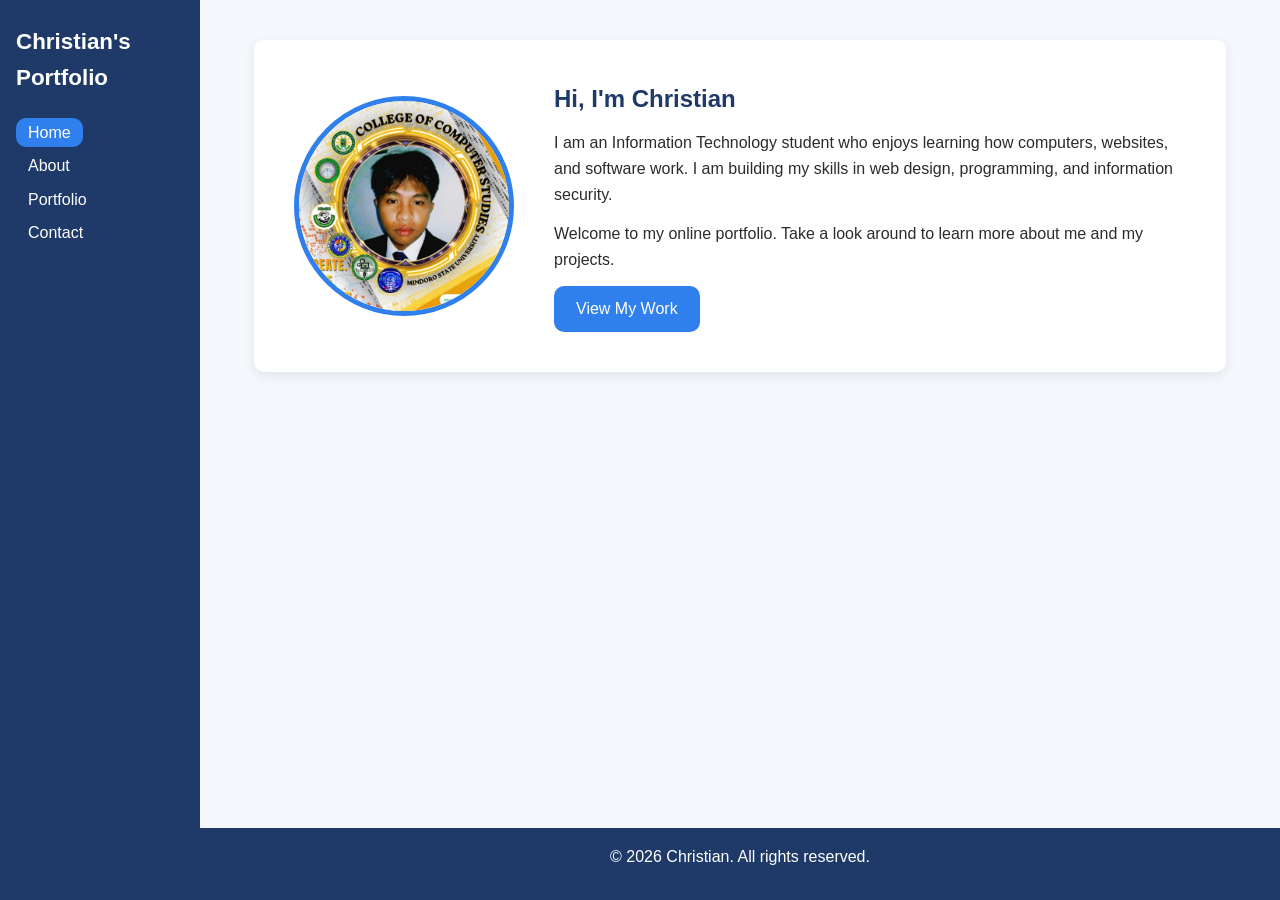
<file: index.html>
<!DOCTYPE html>
<html lang="en">
<head>
    <meta charset="UTF-8">
    <meta name="viewport" content="width=device-width, initial-scale=1.0">
    <meta name="description" content="Online portfolio of Christian, BSIT student.">
    <title>Home | Christian's Portfolio</title>
    <!-- External stylesheet -->
    <link rel="stylesheet" href="css/style.css">
</head>
<body>
    <!-- Header and navigation -->
    <header>
        <div class="container">
            <a href="index.html" class="logo">Christian's Portfolio</a>
            <nav>
                <ul>
                    <li><a href="index.html" class="active">Home</a></li>
                    <li><a href="about.html">About</a></li>
                    <li><a href="portfolio.html">Portfolio</a></li>
                    <li><a href="contact.html">Contact</a></li>
                </ul>
            </nav>
        </div>
    </header>

    <main class="container">
        <!-- Introduction with photo -->
        <section class="hero">
            <img src="images/me.jpg" alt="Professional photo of Christian">
            <div>
                <h1>Hi, I'm Christian</h1>
                <p>I am an Information Technology student who enjoys learning how computers, websites, and software work. I am building my skills in web design, programming, and information security.</p>
                <p>Welcome to my online portfolio. Take a look around to learn more about me and my projects.</p>
                <a href="portfolio.html" class="btn">View My Work</a>
            </div>
        </section>
    </main>

    <footer>
        <p>&copy; 2026 Christian. All rights reserved.</p>
    </footer>
</body>
</html>
</file>
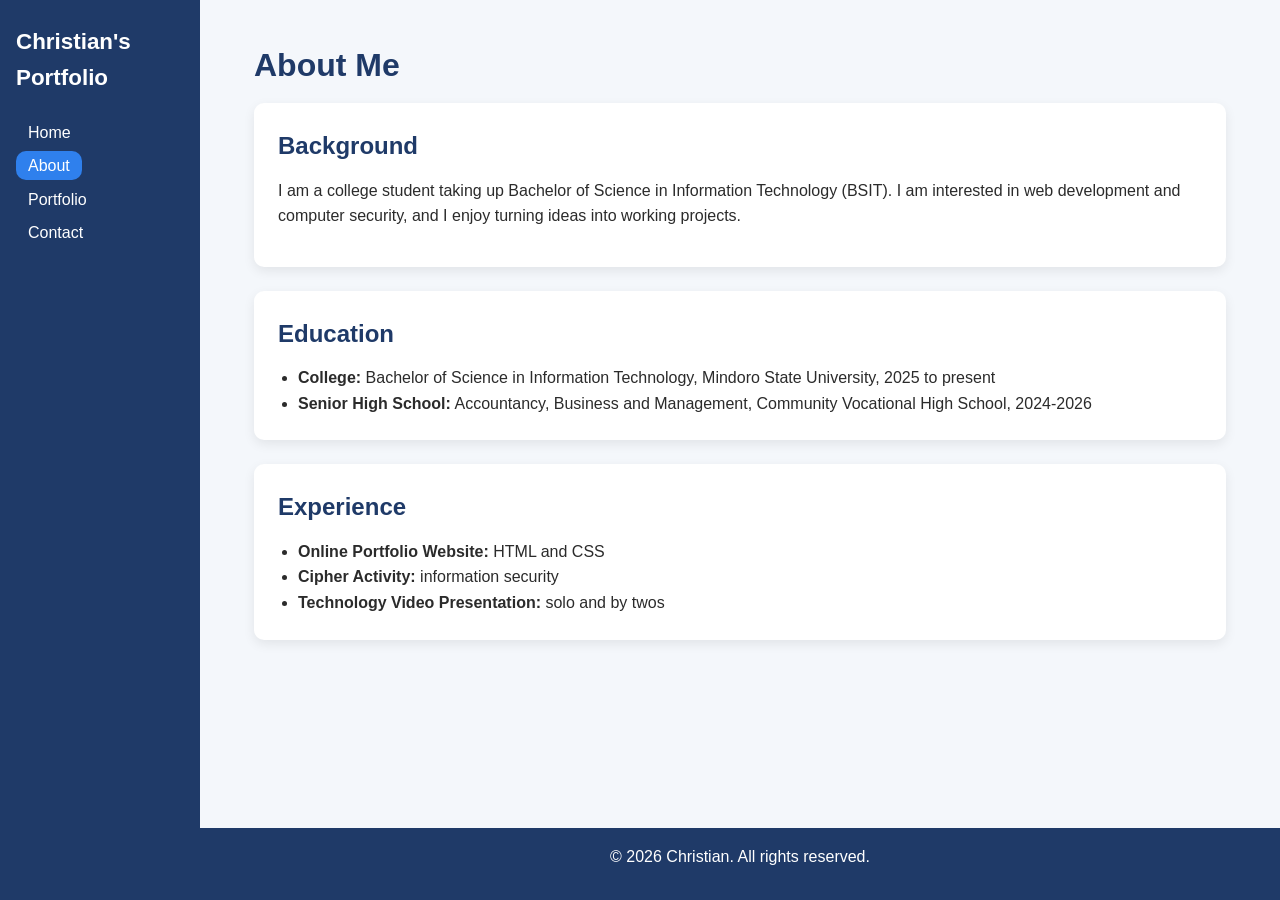
<file: about.html>
<!DOCTYPE html>
<html lang="en">
<head>
    <meta charset="UTF-8">
    <meta name="viewport" content="width=device-width, initial-scale=1.0">
    <title>About | Christian's Portfolio</title>
    <link rel="stylesheet" href="css/style.css">
</head>
<body>
    <header>
        <div class="container">
            <a href="index.html" class="logo">Christian's Portfolio</a>
            <nav>
                <ul>
                    <li><a href="index.html">Home</a></li>
                    <li><a href="about.html" class="active">About</a></li>
                    <li><a href="portfolio.html">Portfolio</a></li>
                    <li><a href="contact.html">Contact</a></li>
                </ul>
            </nav>
        </div>
    </header>

    <main class="container">
        <h1>About Me</h1>

        <!-- Background -->
        <section class="card">
            <h2>Background</h2>
            <p>I am a college student taking up Bachelor of Science in Information Technology (BSIT). I am interested in web development and computer security, and I enjoy turning ideas into working projects.</p>
        </section>

        <!-- Education -->
        <section class="card">
            <h2>Education</h2>
            <ul>
                <li><strong>College:</strong> Bachelor of Science in Information Technology, Mindoro State University, 2025 to present</li>
                <li><strong>Senior High School:</strong> Accountancy, Business and Management, Community Vocational High School, 2024-2026</li>
            </ul>
        </section>

        <!-- Experience -->
        <section class="card">
            <h2>Experience</h2>
            <ul>
                <li><strong>Online Portfolio Website:</strong> HTML and CSS</li>
                <li><strong>Cipher Activity:</strong> information security</li>
                <li><strong>Technology Video Presentation:</strong> solo and by twos</li>
            </ul>
        </section>            
</main>

    <footer>
        <p>&copy; 2026 Christian. All rights reserved.</p>
    </footer>
</body>
</html>
</file>
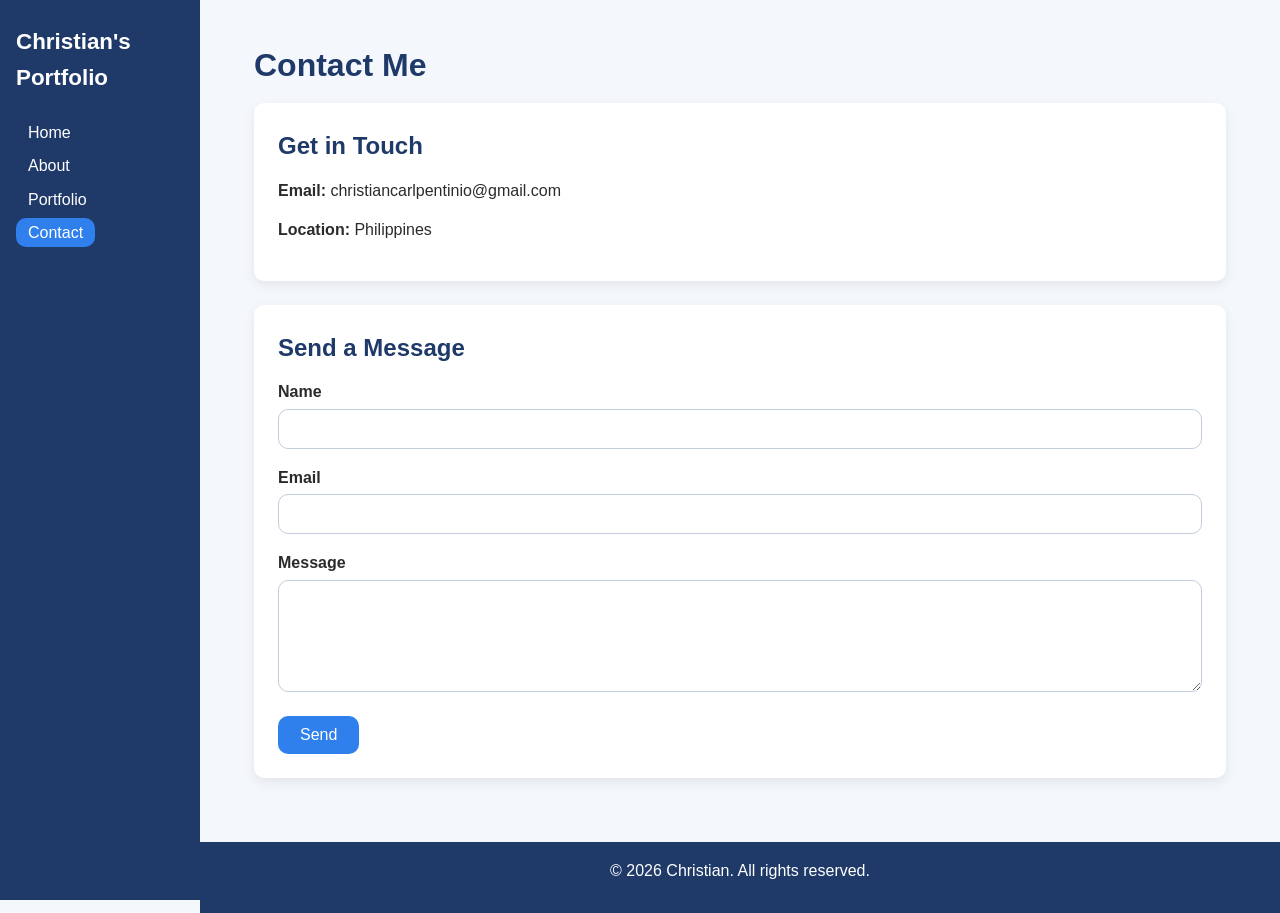
<file: contact.html>
<!DOCTYPE html>
<html lang="en">
<head>
    <meta charset="UTF-8">
    <meta name="viewport" content="width=device-width, initial-scale=1.0">
    <title>Contact | Christian's Portfolio</title>
    <link rel="stylesheet" href="css/style.css">
</head>
<body>
    <header>
        <div class="container">
            <a href="index.html" class="logo">Christian's Portfolio</a>
            <nav>
                <ul>
                    <li><a href="index.html">Home</a></li>
                    <li><a href="about.html">About</a></li>
                    <li><a href="portfolio.html">Portfolio</a></li>
                    <li><a href="contact.html" class="active">Contact</a></li>
                </ul>
            </nav>
        </div>
    </header>

    <main class="container">
        <h1>Contact Me</h1>

        <!-- Contact information -->
        <section class="card">
            <h2>Get in Touch</h2>
            <p><strong>Email:</strong> christiancarlpentinio@gmail.com</p>
            <p><strong>Location:</strong> Philippines</p>
        </section>

        <!-- Contact form -->
        <section class="card">
            <h2>Send a Message</h2>
            <form action="#" method="post">
                <label for="name">Name</label>
                <input type="text" id="name" name="name" required>

                <label for="email">Email</label>
                <input type="email" id="email" name="email" required>

                <label for="message">Message</label>
                <textarea id="message" name="message" rows="5" required></textarea>

                <button type="submit" class="btn">Send</button>
            </form>
        </section>
    </main>

    <footer>
        <p>&copy; 2026 Christian. All rights reserved.</p>
    </footer>
</body>
</html>
</file>
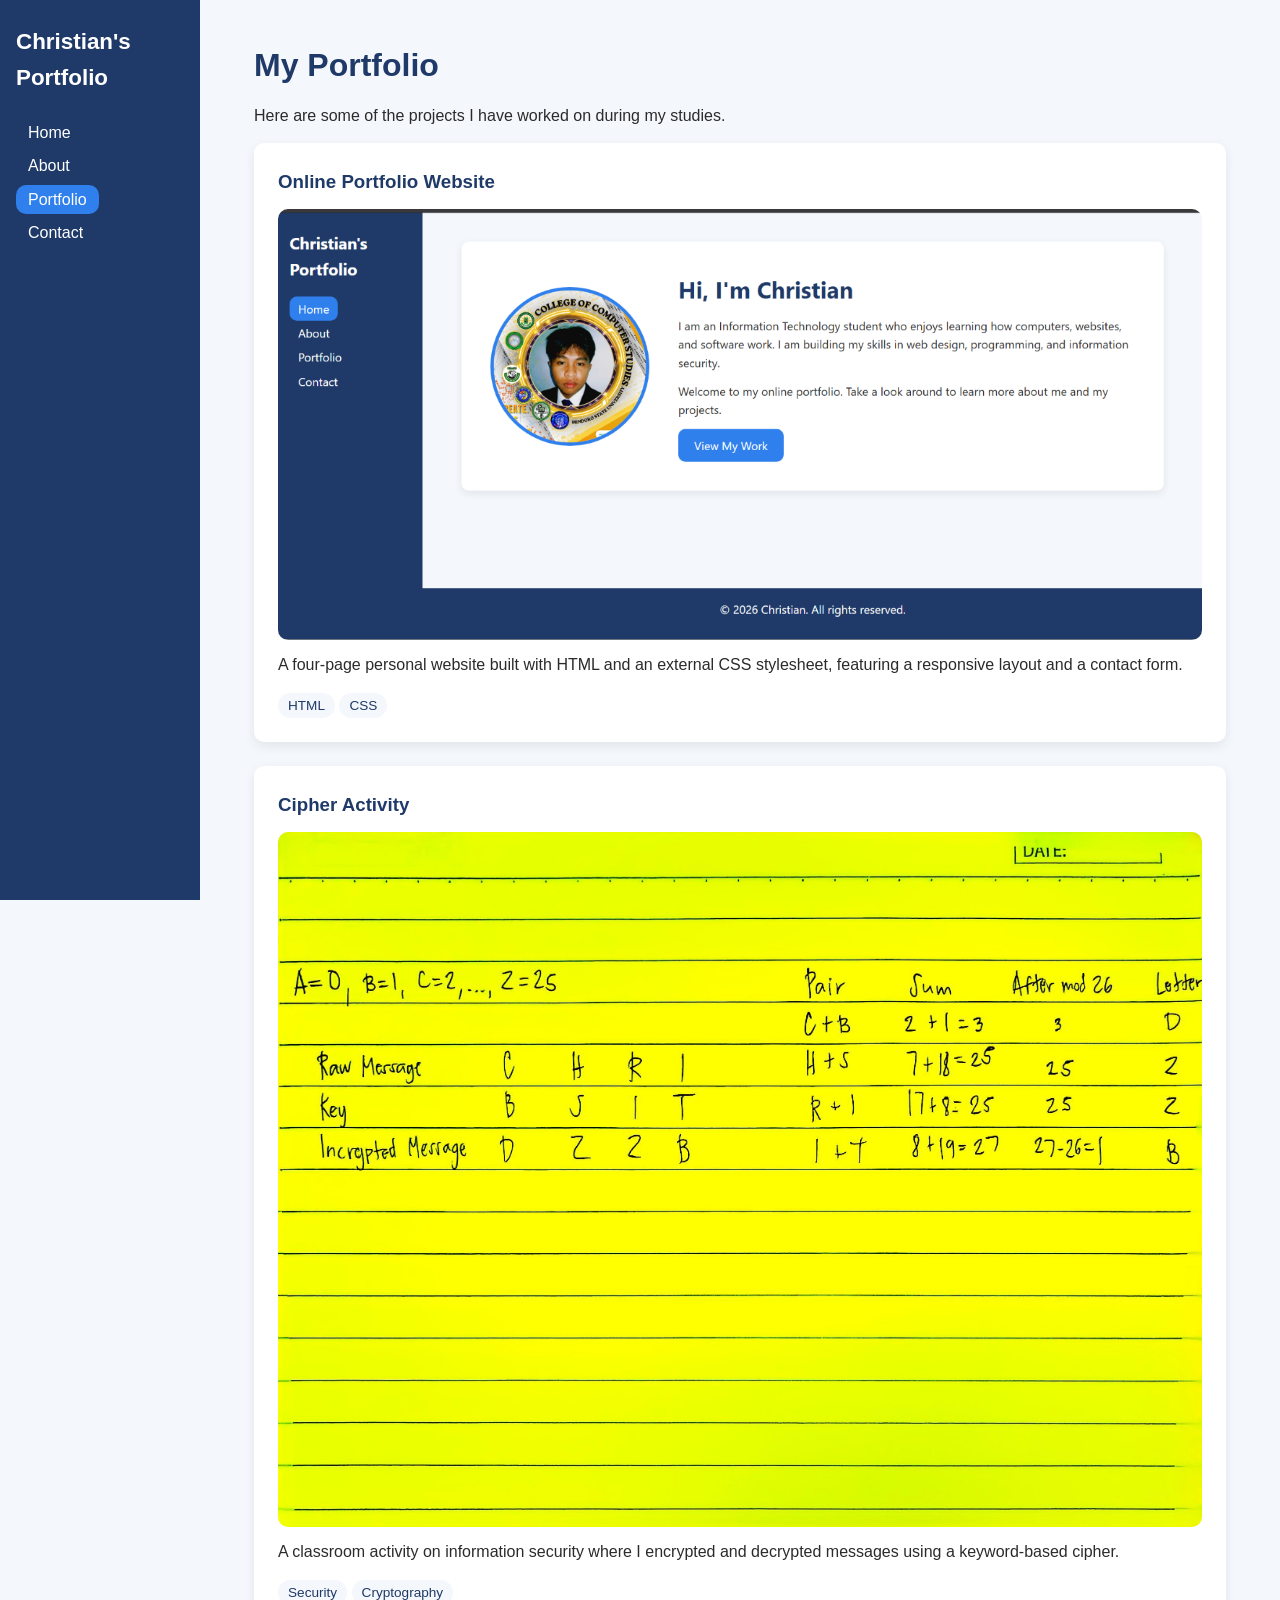
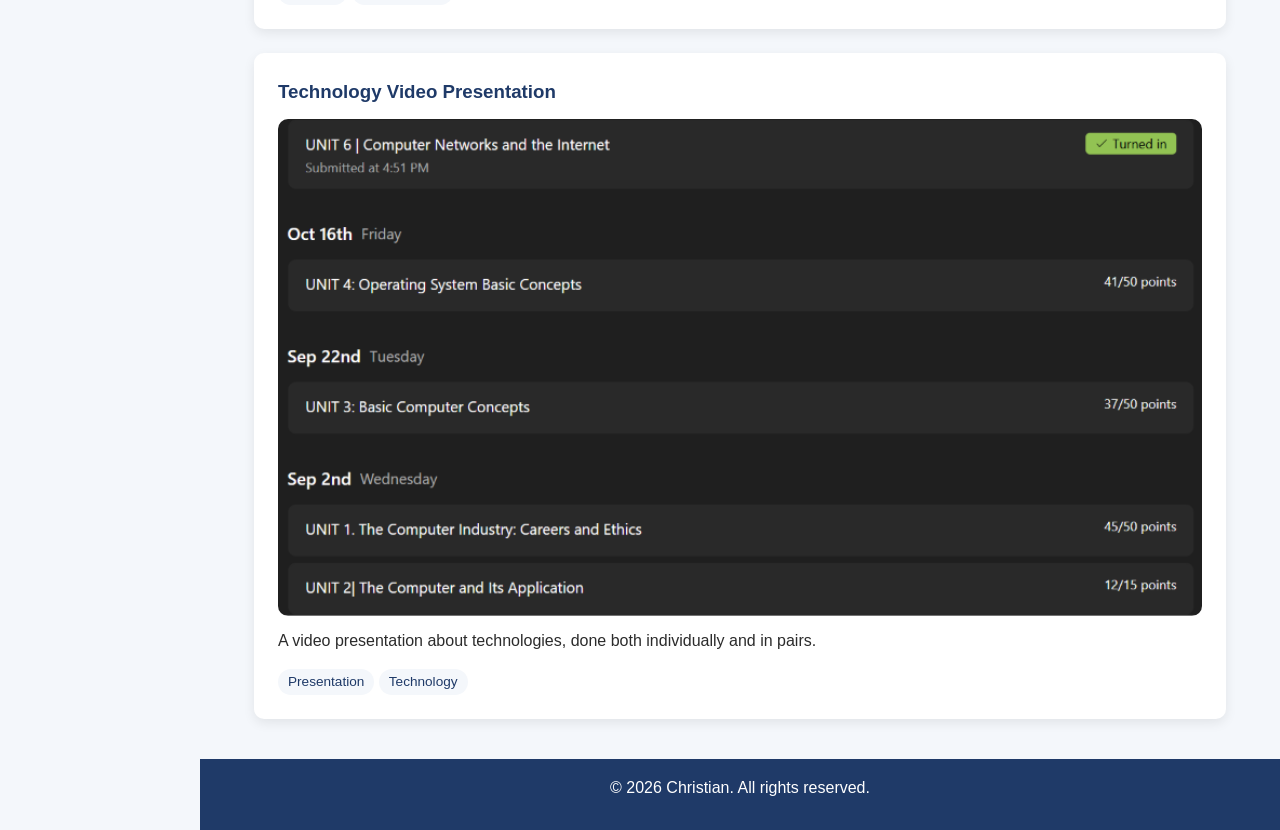
<file: portfolio.html>
<!DOCTYPE html>
<html lang="en">
<head>
    <meta charset="UTF-8">
    <meta name="viewport" content="width=device-width, initial-scale=1.0">
    <title>Portfolio | Christian's Portfolio</title>
    <link rel="stylesheet" href="css/style.css">
</head>
<body>
    <header>
        <div class="container">
            <a href="index.html" class="logo">Christian's Portfolio</a>
            <nav>
                <ul>
                    <li><a href="index.html">Home</a></li>
                    <li><a href="about.html">About</a></li>
                    <li><a href="portfolio.html" class="active">Portfolio</a></li>
                    <li><a href="contact.html">Contact</a></li>
                </ul>
            </nav>
        </div>
    </header>

    <main class="container">
    <h1>My Portfolio</h1>
    <p>Here are some of the projects I have worked on during my studies.</p>

    <!-- Project cards -->
    <section class="projects">
        <article class="card">
            <h3>Online Portfolio Website</h3>
	    <img src="images/project1.png" alt="Screenshot of my portfolio website">
            <p>A four-page personal website built with HTML and an external CSS stylesheet, featuring a responsive layout and a contact form.</p>
            <span class="tag">HTML</span> <span class="tag">CSS</span>
        </article>

        <article class="card">
            <h3>Cipher Activity</h3>
	    <img src="images/project2.jpg" alt="Photo of my cipher activity">
            <p>A classroom activity on information security where I encrypted and decrypted messages using a keyword-based cipher.</p>
            <span class="tag">Security</span> <span class="tag">Cryptography</span>
        </article>

	<article class="card">
            <h3>Technology Video Presentation</h3>
	    <img src="images/project3.png" alt="Screenshot of my technology video presentation">
            <p>A video presentation about technologies, done both individually and in pairs.</p>
            <span class="tag">Presentation</span> <span class="tag">Technology</span>
        </article>
    </section>
</main>
    
    <footer>
        <p>&copy; 2026 Christian. All rights reserved.</p>
    </footer>
</body>
</html>
</file>
<file: css/style.css>
/* =========================================================
   Portfolio Stylesheet
   Sections: 1. Variables  2. Reset  3. Layout  4. Header/Nav
             5. Home  6. About  7. Portfolio  8. Contact
             9. Footer  10. Responsive
   ========================================================= */

/* 1. Variables: change colors and fonts in one place */
:root {
    --primary: #1f3a68;
    --accent: #2f80ed;
    --light: #f4f7fb;
    --text: #2b2b2b;
    --white: #ffffff;
    --radius: 10px;
}

/* 2. Reset */
* {
    box-sizing: border-box;
    margin: 0;
    padding: 0;
}

body {
    font-family: "Segoe UI", Arial, sans-serif;
    line-height: 1.6;
    color: var(--text);
    background-color: var(--light);
    padding-left: 200px;
    min-height: 100vh;
    display: flex;
    flex-direction: column;
}

img {
    max-width: 100%;
    display: block;
}

/* 3. Layout helpers */
.container {
    width: 90%;
    max-width: 1000px;
    margin: 0 auto;
}

main {
    padding: 40px 0;
    flex: 1;
}

h1, h2, h3 {
    color: var(--primary);
    margin-bottom: 12px;
}

p {
    margin-bottom: 14px;
}

/* 4. Header and navigation */

header {
    position: fixed;
    top: 0;
    left: 0;
    width: 200px;
    height: 100vh;
    background-color: var(--primary);
    padding: 24px 0;
}

header .container {
    width: 100%;
    display: flex;
    flex-direction: column;
    align-items: stretch;
    gap: 24px;
    padding: 0 16px;
}

.logo {
    color: var(--white);
    font-size: 1.4rem;
    font-weight: bold;
    text-decoration: none;
}

nav ul {
    list-style: none;
    display: flex;
    flex-direction: column;
    gap: 8px;
}

nav a {
    color: var(--white);
    text-decoration: none;
    padding: 6px 12px;
    border-radius: var(--radius);
    transition: background-color 0.3s;
}

nav a:hover,
nav a.active {
    background-color: var(--accent);
}

/* 5. Home page */
.hero {
    display: flex;
    align-items: center;
    gap: 40px;
    background-color: var(--white);
    padding: 40px;
    border-radius: var(--radius);
    box-shadow: 0 4px 12px rgba(0, 0, 0, 0.08);
}

.hero img {
    width: 220px;
    height: 220px;
    object-fit: cover;
    border-radius: 50%;
    border: 5px solid var(--accent);
}

.btn {
    display: inline-block;
    background-color: var(--accent);
    color: var(--white);
    padding: 10px 22px;
    border: none;
    border-radius: var(--radius);
    text-decoration: none;
    font-size: 1rem;
    cursor: pointer;
    transition: background-color 0.3s;
}

.btn:hover {
    background-color: var(--primary);
}

/* 6. About page (cards reused on other pages) */
.card {
    background-color: var(--white);
    padding: 24px;
    margin-bottom: 24px;
    border-radius: var(--radius);
    box-shadow: 0 4px 12px rgba(0, 0, 0, 0.08);
}

.card ul {
    margin-left: 20px;
}

/* 7. Portfolio page: grid of project cards */
.projects {
    display: grid;
    grid-template-columns: 1fr;
    gap: 24px;
}

.projects .card {
    margin-bottom: 0;
    transition: transform 0.3s;
}

.projects .card:hover {
    transform: translateY(-6px);
}

.tag {
    display: inline-block;
    background-color: var(--light);
    color: var(--primary);
    padding: 2px 10px;
    border-radius: 20px;
    font-size: 0.85rem;
}

.projects img {
    width: 100%;
    height: auto;
    border-radius: var(--radius);
    margin-bottom: 12px;
}

/* 8. Contact page: form */
form label {
    display: block;
    font-weight: bold;
    margin-bottom: 4px;
}

form input,
form textarea {
    width: 100%;
    padding: 10px;
    margin-bottom: 16px;
    border: 1px solid #c3cddd;
    border-radius: var(--radius);
    font-family: inherit;
    font-size: 1rem;
}

form input:focus,
form textarea:focus {
    outline: 2px solid var(--accent);
}

/* 9. Footer */
footer {
    background-color: var(--primary);
    color: var(--white);
    text-align: center;
    padding: 16px 0;
}

/* 10. Responsive: stack items on small screens */
@media (max-width: 700px) {
    body {
        padding-left: 0;
    }

    header {
        position: static;
        width: 100%;
        height: auto;
    }

    .hero {
        flex-direction: column;
        text-align: center;
    }
}
</file>
